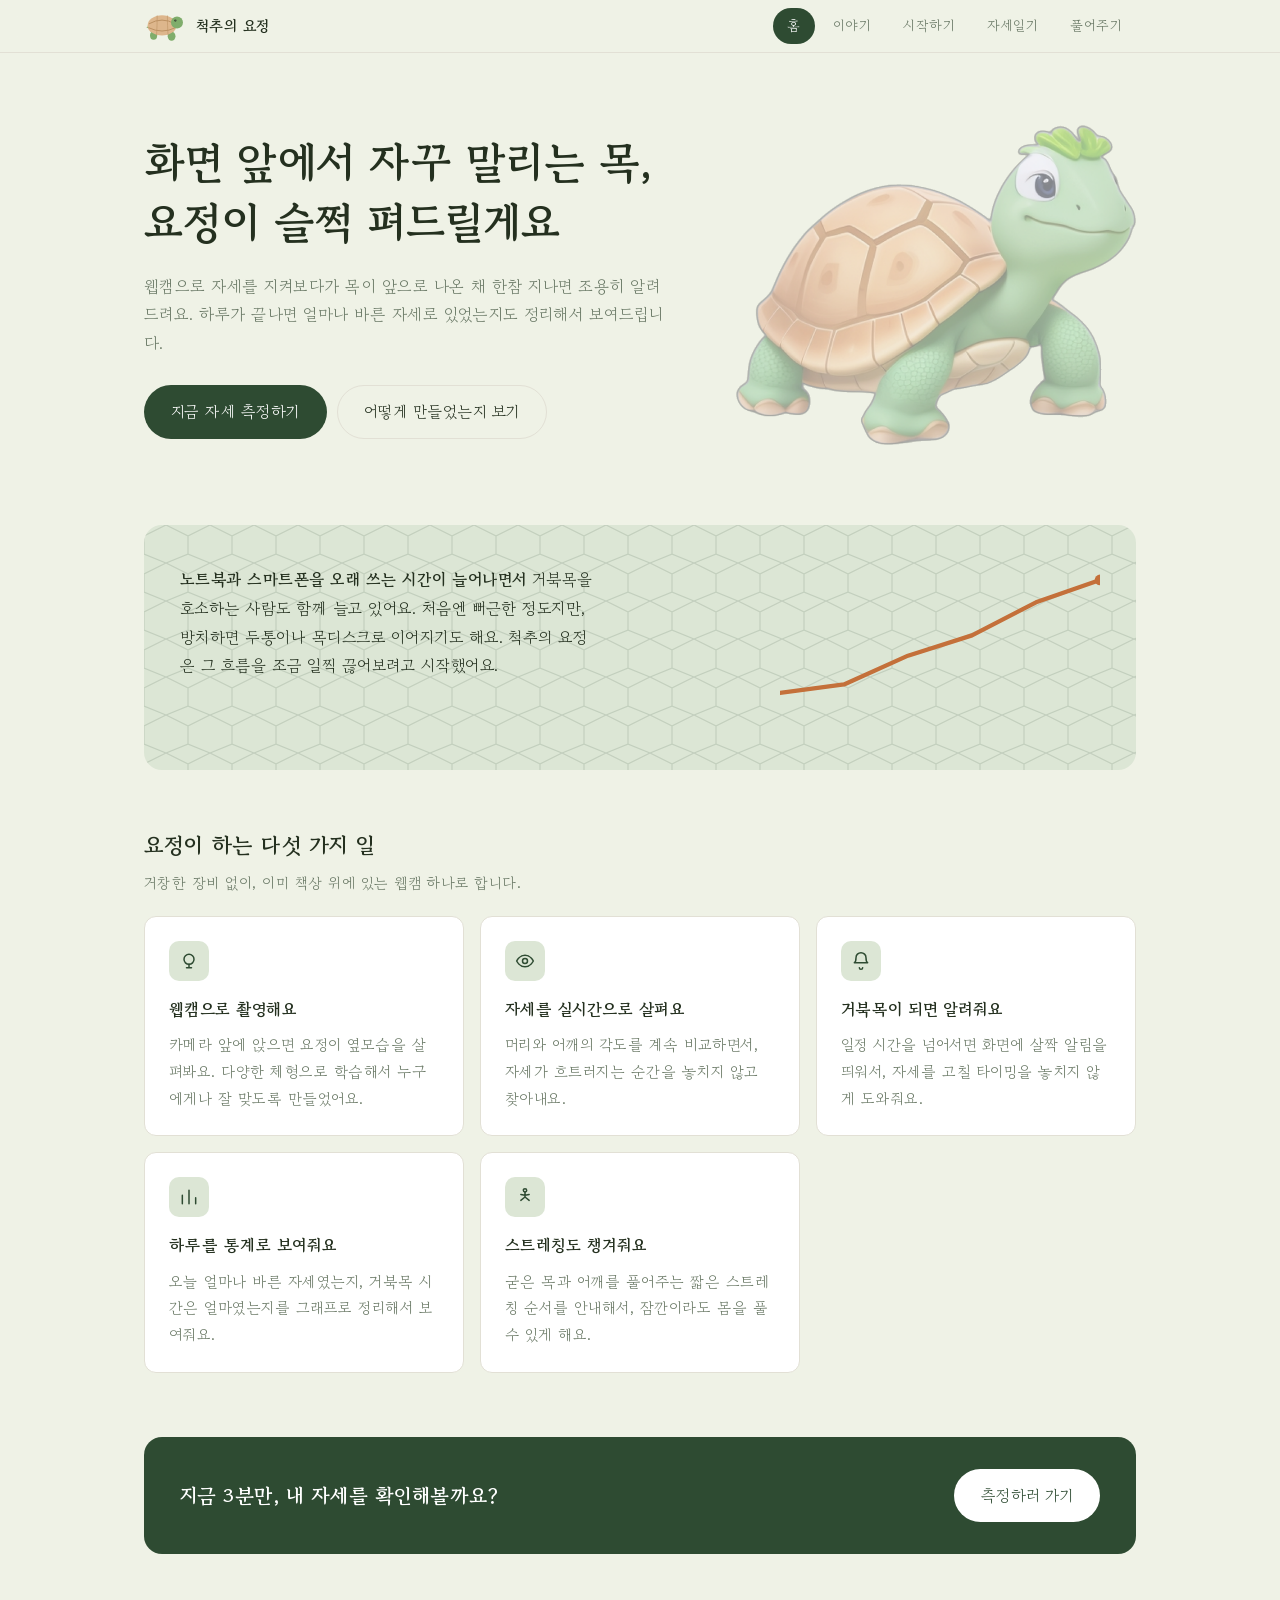
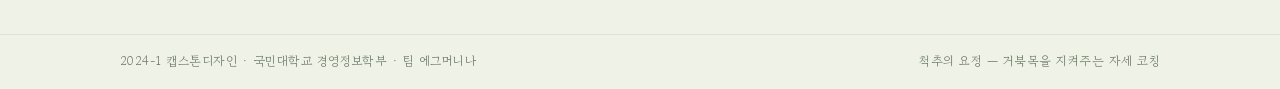
<file: index.html>
<!DOCTYPE html>
<html lang="ko">
<head>
    <meta charset="UTF-8">
    <meta name="viewport" content="width=device-width, initial-scale=1.0">
    <title>척추의 요정</title>
    <link rel="stylesheet" href="style.css?v=2">
    <style>
        .hero {
            display: grid;
            grid-template-columns: 1fr minmax(0, 400px);
            gap: 36px;
            align-items: center;
            padding: 72px 0 24px;
        }
        .hero h1 {
            font-weight: 700;
            font-size: clamp(1.9rem, 4.2vw, 2.7rem);
            line-height: 1.4;
            margin: 0 0 20px;
        }
        .hero .lead { margin-bottom: 28px; }
        .hero-turtle { width: 100%; height: auto; display: block; }
        .cta {
            margin-top: 64px;
            background: var(--primary);
            color: #fff;
            border-radius: var(--radius-lg);
            padding: 32px 36px;
            display: flex;
            justify-content: space-between;
            align-items: center;
            gap: 20px;
            flex-wrap: wrap;
        }
        .cta p { margin: 0; font-size: 1.25rem; font-weight: 700; }
        .cta .btn { background: #fff; color: var(--primary); }
        .cta .btn:hover { background: var(--sage); }
        @media (max-width: 760px) {
            .hero { grid-template-columns: 1fr; gap: 28px; padding-top: 36px; }
            .cta { padding: 24px; }
        }
    </style>
</head>
<body>
    <header class="site-header">
        <div class="inner">
            <a class="brand" href="index.html"><svg viewBox="0 0 70 50" aria-hidden="true"><path d="M4 27 Q10 22 15 27 Q10 31 4 27 Z" fill="#7FAD6B"/><ellipse cx="16" cy="41" rx="6" ry="7" fill="#7FAD6B"/><ellipse cx="46" cy="42" rx="6.5" ry="7.5" fill="#7FAD6B"/><ellipse cx="30" cy="24" rx="24" ry="17" fill="#DDB68C"/><path d="M9 21 Q30 9 51 21" fill="none" stroke="#B98F60" stroke-width="1.6" stroke-linecap="round"/><path d="M8 28 Q30 39 52 28" fill="none" stroke="#B98F60" stroke-width="1.6" stroke-linecap="round"/><path d="M22 8 Q22 24 21 40" fill="none" stroke="#B98F60" stroke-width="1.3" stroke-linecap="round" opacity="0.7"/><path d="M39 8 Q39 24 40 40" fill="none" stroke="#B98F60" stroke-width="1.3" stroke-linecap="round" opacity="0.7"/><circle cx="55" cy="19" r="10" fill="#7FAD6B"/><circle cx="52.3" cy="15.8" r="1.8" fill="#1c2617"/><circle cx="52.9" cy="15.1" r="0.6" fill="#fff"/></svg> 척추의 요정</a>
            <nav class="site-nav">
                <ul>
                    <li class="current"><a href="index.html">홈</a></li>
                    <li><a href="about.html">이야기</a></li>
                    <li><a href="posture.html">시작하기</a></li>
                    <li><a href="statics.html">자세일기</a></li>
                    <li><a href="reels.html">풀어주기</a></li>
                </ul>
            </nav>
        </div>
    </header>

    <main class="page" style="padding-top:0">
        <div class="hero">
            <div>
                <h1>화면 앞에서 자꾸 말리는 목,<br>요정이 슬쩍 펴드릴게요</h1>
                <p class="lead">웹캠으로 자세를 지켜보다가 목이 앞으로 나온 채 한참 지나면 조용히 알려드려요. 하루가 끝나면 얼마나 바른 자세로 있었는지도 정리해서 보여드립니다.</p>
                <div class="btn-row">
                    <a class="btn" href="posture.html">지금 자세 측정하기</a>
                    <a class="btn ghost" href="about.html">어떻게 만들었는지 보기</a>
                </div>
            </div>
            <img class="hero-turtle" src="images/turtle-nukki.png" alt="척추의 요정 마스코트 거북이">
        </div>

        <section class="trend-banner">
            <svg class="trend-chart" viewBox="0 0 300 140" preserveAspectRatio="none" aria-hidden="true">
                <polyline points="0,120 60,112 120,85 180,66 240,35 300,14" fill="none" stroke="#C4703A" stroke-width="4" stroke-linecap="round" stroke-linejoin="round"/>
                <circle cx="300" cy="14" r="5" fill="#C4703A"/>
            </svg>
            <p><strong>노트북과 스마트폰을 오래 쓰는 시간이 늘어나면서</strong> 거북목을 호소하는 사람도 함께 늘고 있어요. 처음엔 뻐근한 정도지만, 방치하면 두통이나 목디스크로 이어지기도 해요. 척추의 요정은 그 흐름을 조금 일찍 끊어보려고 시작했어요.</p>
        </section>

        <section>
            <h2>요정이 하는 다섯 가지 일</h2>
            <p class="sub">거창한 장비 없이, 이미 책상 위에 있는 웹캠 하나로 합니다.</p>
            <div class="card-grid">
                <div class="card">
                    <div class="feature-icon"><svg viewBox="0 0 24 24" fill="none" stroke="currentColor" stroke-width="1.8" stroke-linecap="round" stroke-linejoin="round"><circle cx="12" cy="10" r="6"/><path d="M9 20h6M12 16v4"/></svg></div>
                    <h3>웹캠으로 촬영해요</h3>
                    <p>카메라 앞에 앉으면 요정이 옆모습을 살펴봐요. 다양한 체형으로 학습해서 누구에게나 잘 맞도록 만들었어요.</p>
                </div>
                <div class="card">
                    <div class="feature-icon"><svg viewBox="0 0 24 24" fill="none" stroke="currentColor" stroke-width="1.8" stroke-linecap="round" stroke-linejoin="round"><path d="M2 12s3.6-7 10-7 10 7 10 7-3.6 7-10 7-10-7-10-7Z"/><circle cx="12" cy="12" r="3"/></svg></div>
                    <h3>자세를 실시간으로 살펴요</h3>
                    <p>머리와 어깨의 각도를 계속 비교하면서, 자세가 흐트러지는 순간을 놓치지 않고 찾아내요.</p>
                </div>
                <div class="card">
                    <div class="feature-icon"><svg viewBox="0 0 24 24" fill="none" stroke="currentColor" stroke-width="1.8" stroke-linecap="round" stroke-linejoin="round"><path d="M6 8a6 6 0 0 1 12 0c0 5 2 6 2 6H4s2-1 2-6Z"/><path d="M10 20a2 2 0 0 0 4 0"/></svg></div>
                    <h3>거북목이 되면 알려줘요</h3>
                    <p>일정 시간을 넘어서면 화면에 살짝 알림을 띄워서, 자세를 고칠 타이밍을 놓치지 않게 도와줘요.</p>
                </div>
                <div class="card">
                    <div class="feature-icon"><svg viewBox="0 0 24 24" fill="none" stroke="currentColor" stroke-width="1.8" stroke-linecap="round" stroke-linejoin="round"><path d="M4 20V10M12 20V4M20 20v-7"/></svg></div>
                    <h3>하루를 통계로 보여줘요</h3>
                    <p>오늘 얼마나 바른 자세였는지, 거북목 시간은 얼마였는지를 그래프로 정리해서 보여줘요.</p>
                </div>
                <div class="card">
                    <div class="feature-icon"><svg viewBox="0 0 24 24" fill="none" stroke="currentColor" stroke-width="1.8" stroke-linecap="round" stroke-linejoin="round"><circle cx="12" cy="4" r="2"/><path d="M12 6v6M12 12l-5 4M12 12l5 4M7 9l5 1 5-1"/></svg></div>
                    <h3>스트레칭도 챙겨줘요</h3>
                    <p>굳은 목과 어깨를 풀어주는 짧은 스트레칭 순서를 안내해서, 잠깐이라도 몸을 풀 수 있게 해요.</p>
                </div>
            </div>
        </section>

        <div class="cta">
            <p>지금 3분만, 내 자세를 확인해볼까요?</p>
            <a class="btn" href="posture.html">측정하러 가기</a>
        </div>
    </main>

    <footer class="site-footer">
        <div class="inner">
            <span>2024-1 캡스톤디자인 · 국민대학교 경영정보학부 · 팀 에그머니나</span>
            <span>척추의 요정 — 거북목을 지켜주는 자세 코칭</span>
        </div>
    </footer>
</body>
</html>
</file>
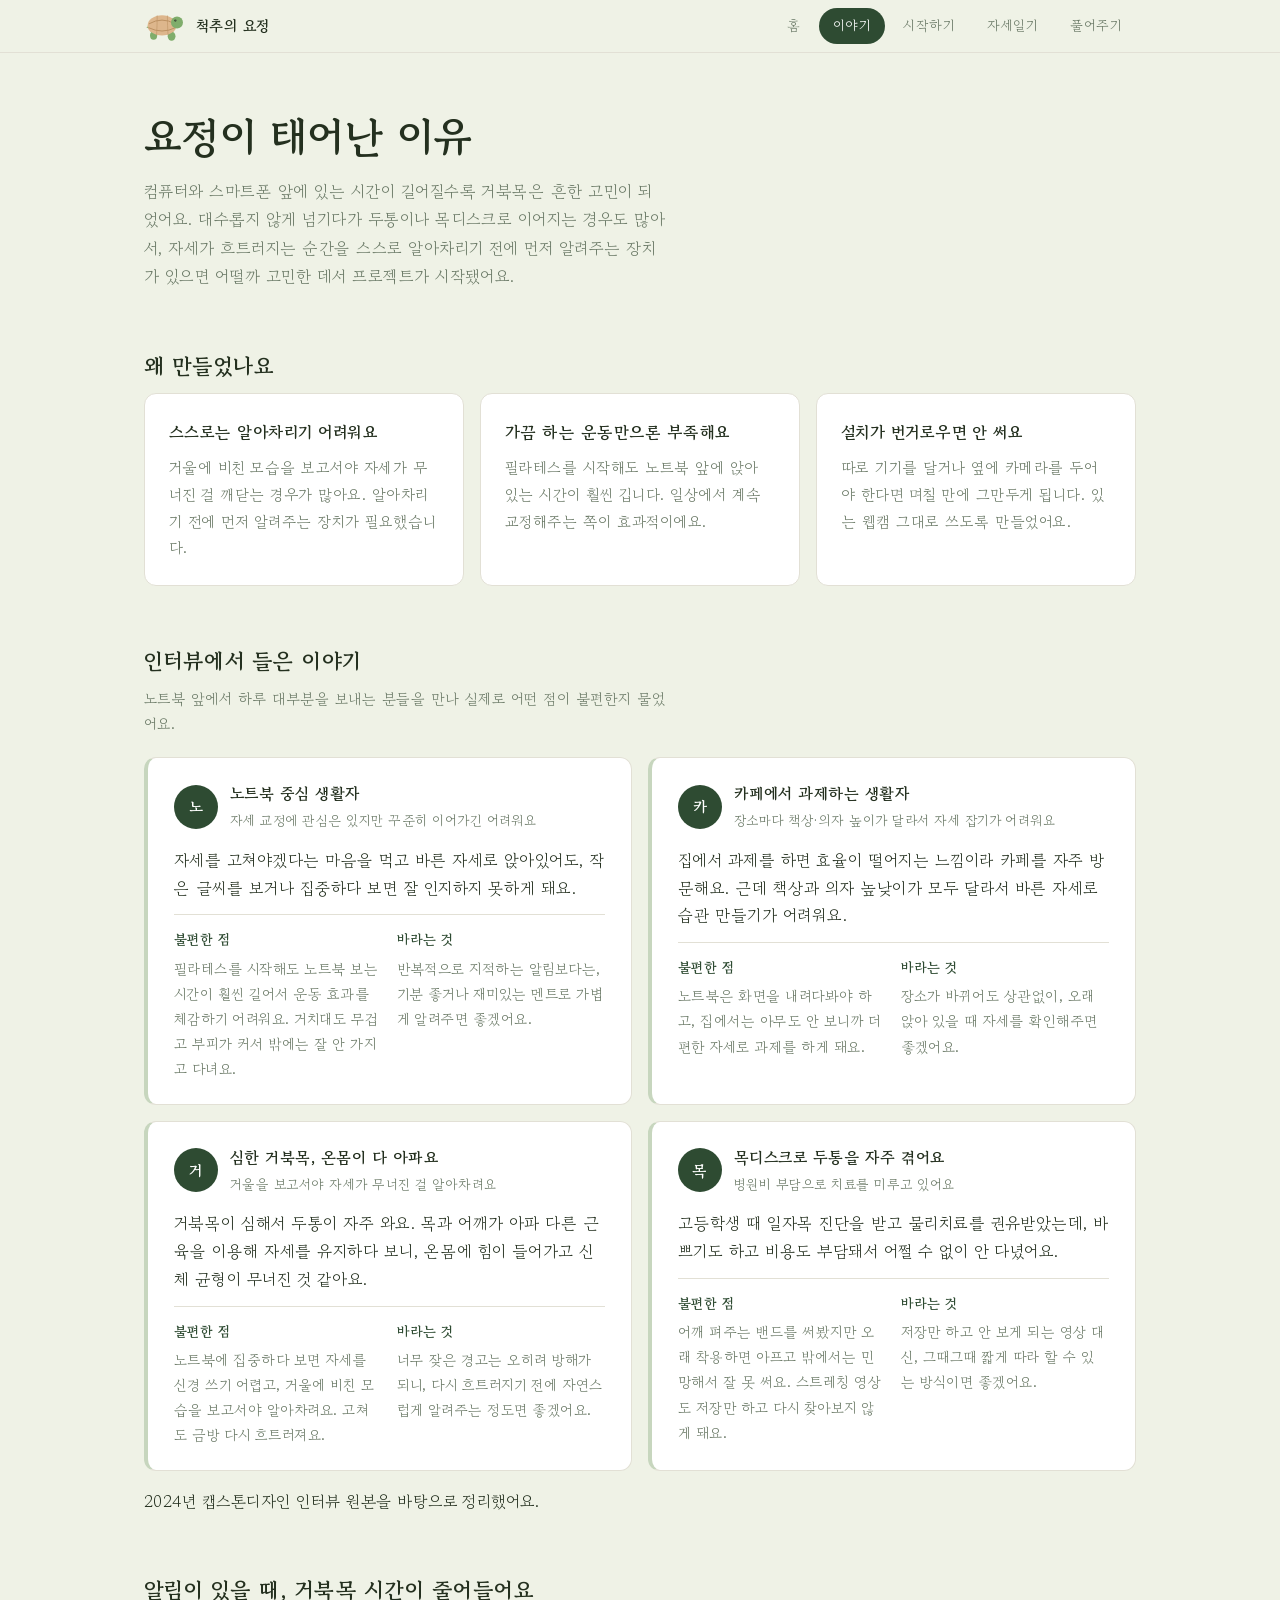
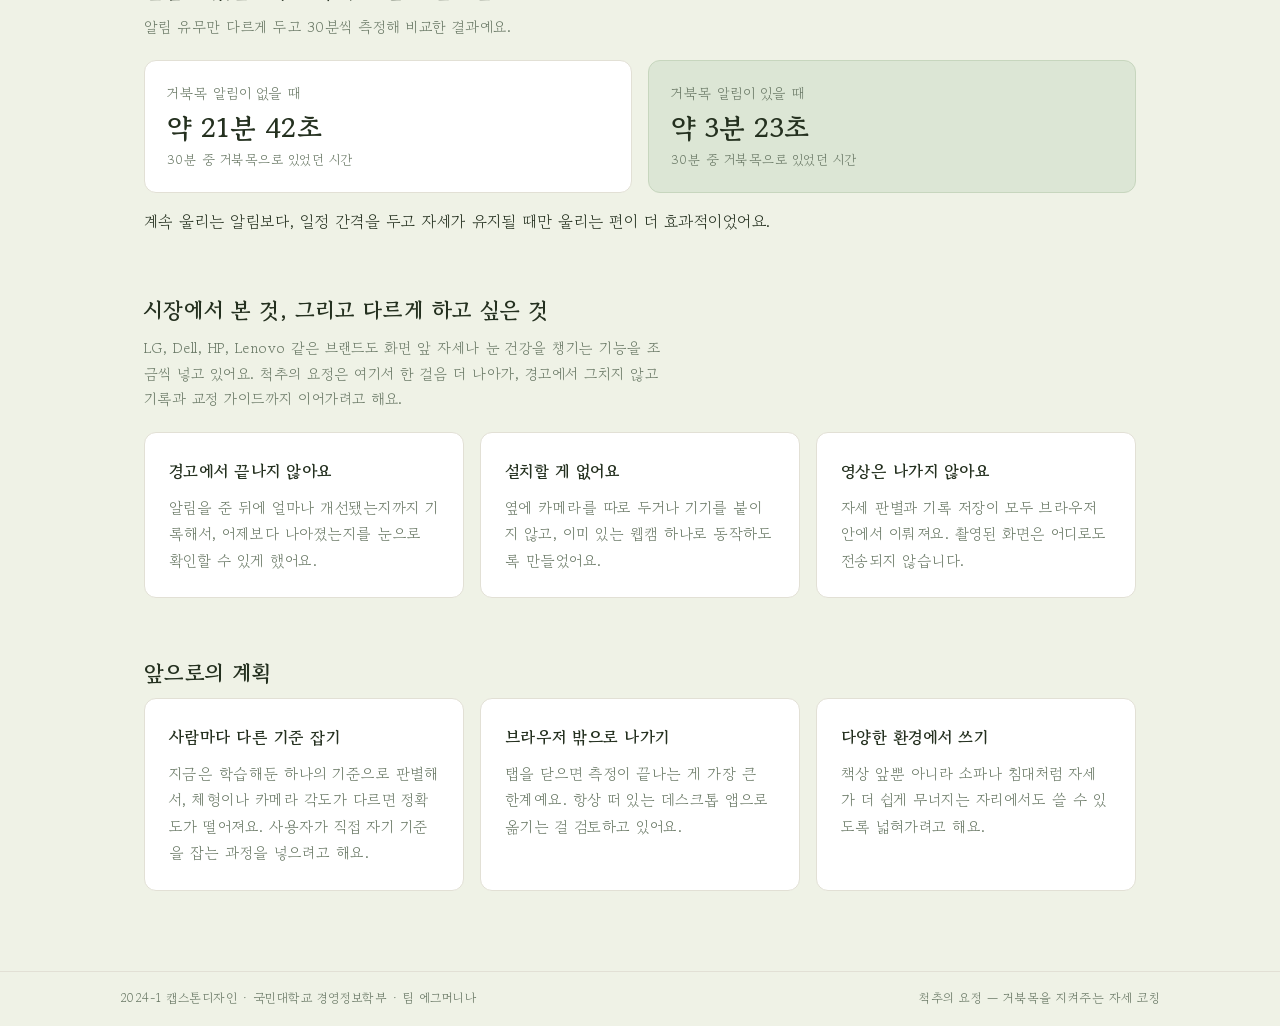
<file: about.html>
<!DOCTYPE html>
<html lang="ko">
<head>
    <meta charset="UTF-8">
    <meta name="viewport" content="width=device-width, initial-scale=1.0">
    <title>소개 · 척추의 요정</title>
    <link rel="stylesheet" href="style.css?v=2">
    <style>
        .quote {
            background: var(--surface);
            border: 1px solid var(--line);
            border-left: 4px solid var(--sage-deep);
            border-radius: var(--radius);
            padding: 22px 26px;
        }
        .quote blockquote {
            margin: 0;
            font-size: 1.02rem;
            font-weight: 500;
            line-height: 1.7;
        }

        .compare {
            display: grid;
            grid-template-columns: 1fr 1fr;
            gap: 16px;
        }
        .compare .stat.highlight { background: var(--sage); border-color: var(--sage-deep); }
        @media (max-width: 620px) { .compare { grid-template-columns: 1fr; } }
    </style>
</head>
<body>
    <header class="site-header">
        <div class="inner">
            <a class="brand" href="index.html"><svg viewBox="0 0 70 50" aria-hidden="true"><path d="M4 27 Q10 22 15 27 Q10 31 4 27 Z" fill="#7FAD6B"/><ellipse cx="16" cy="41" rx="6" ry="7" fill="#7FAD6B"/><ellipse cx="46" cy="42" rx="6.5" ry="7.5" fill="#7FAD6B"/><ellipse cx="30" cy="24" rx="24" ry="17" fill="#DDB68C"/><path d="M9 21 Q30 9 51 21" fill="none" stroke="#B98F60" stroke-width="1.6" stroke-linecap="round"/><path d="M8 28 Q30 39 52 28" fill="none" stroke="#B98F60" stroke-width="1.6" stroke-linecap="round"/><path d="M22 8 Q22 24 21 40" fill="none" stroke="#B98F60" stroke-width="1.3" stroke-linecap="round" opacity="0.7"/><path d="M39 8 Q39 24 40 40" fill="none" stroke="#B98F60" stroke-width="1.3" stroke-linecap="round" opacity="0.7"/><circle cx="55" cy="19" r="10" fill="#7FAD6B"/><circle cx="52.3" cy="15.8" r="1.8" fill="#1c2617"/><circle cx="52.9" cy="15.1" r="0.6" fill="#fff"/></svg> 척추의 요정</a>
            <nav class="site-nav">
                <ul>
                    <li><a href="index.html">홈</a></li>
                    <li class="current"><a href="about.html">이야기</a></li>
                    <li><a href="posture.html">시작하기</a></li>
                    <li><a href="statics.html">자세일기</a></li>
                    <li><a href="reels.html">풀어주기</a></li>
                </ul>
            </nav>
        </div>
    </header>

    <main class="page">
        <div class="page-head">
            <h1>요정이 태어난 이유</h1>
            <p class="lead">컴퓨터와 스마트폰 앞에 있는 시간이 길어질수록 거북목은 흔한 고민이 되었어요. 대수롭지 않게 넘기다가 두통이나 목디스크로 이어지는 경우도 많아서, 자세가 흐트러지는 순간을 스스로 알아차리기 전에 먼저 알려주는 장치가 있으면 어떨까 고민한 데서 프로젝트가 시작됐어요.</p>
        </div>

        <section>
            <h2>왜 만들었나요</h2>
            <div class="card-grid" style="margin-top:8px">
                <div class="card">
                    <h3>스스로는 알아차리기 어려워요</h3>
                    <p>거울에 비친 모습을 보고서야 자세가 무너진 걸 깨닫는 경우가 많아요. 알아차리기 전에 먼저 알려주는 장치가 필요했습니다.</p>
                </div>
                <div class="card">
                    <h3>가끔 하는 운동만으론 부족해요</h3>
                    <p>필라테스를 시작해도 노트북 앞에 앉아 있는 시간이 훨씬 깁니다. 일상에서 계속 교정해주는 쪽이 효과적이에요.</p>
                </div>
                <div class="card">
                    <h3>설치가 번거로우면 안 써요</h3>
                    <p>따로 기기를 달거나 옆에 카메라를 두어야 한다면 며칠 만에 그만두게 됩니다. 있는 웹캠 그대로 쓰도록 만들었어요.</p>
                </div>
            </div>
        </section>

        <section>
            <h2>인터뷰에서 들은 이야기</h2>
            <p class="sub">노트북 앞에서 하루 대부분을 보내는 분들을 만나 실제로 어떤 점이 불편한지 물었어요.</p>

            <div class="card-grid interview-grid">
                <div class="quote">
                    <div class="interview-head">
                        <div class="avatar-circle">노</div>
                        <div>
                            <p class="name">노트북 중심 생활자</p>
                            <p class="tag">자세 교정에 관심은 있지만 꾸준히 이어가긴 어려워요</p>
                        </div>
                    </div>
                    <blockquote>자세를 고쳐야겠다는 마음을 먹고 바른 자세로 앉아있어도, 작은 글씨를 보거나 집중하다 보면 잘 인지하지 못하게 돼요.</blockquote>
                    <div class="interview-cols">
                        <div>
                            <h4>불편한 점</h4>
                            <p>필라테스를 시작해도 노트북 보는 시간이 훨씬 길어서 운동 효과를 체감하기 어려워요. 거치대도 무겁고 부피가 커서 밖에는 잘 안 가지고 다녀요.</p>
                        </div>
                        <div>
                            <h4>바라는 것</h4>
                            <p>반복적으로 지적하는 알림보다는, 기분 좋거나 재미있는 멘트로 가볍게 알려주면 좋겠어요.</p>
                        </div>
                    </div>
                </div>
                <div class="quote">
                    <div class="interview-head">
                        <div class="avatar-circle">카</div>
                        <div>
                            <p class="name">카페에서 과제하는 생활자</p>
                            <p class="tag">장소마다 책상·의자 높이가 달라서 자세 잡기가 어려워요</p>
                        </div>
                    </div>
                    <blockquote>집에서 과제를 하면 효율이 떨어지는 느낌이라 카페를 자주 방문해요. 근데 책상과 의자 높낮이가 모두 달라서 바른 자세로 습관 만들기가 어려워요.</blockquote>
                    <div class="interview-cols">
                        <div>
                            <h4>불편한 점</h4>
                            <p>노트북은 화면을 내려다봐야 하고, 집에서는 아무도 안 보니까 더 편한 자세로 과제를 하게 돼요.</p>
                        </div>
                        <div>
                            <h4>바라는 것</h4>
                            <p>장소가 바뀌어도 상관없이, 오래 앉아 있을 때 자세를 확인해주면 좋겠어요.</p>
                        </div>
                    </div>
                </div>
                <div class="quote">
                    <div class="interview-head">
                        <div class="avatar-circle">거</div>
                        <div>
                            <p class="name">심한 거북목, 온몸이 다 아파요</p>
                            <p class="tag">거울을 보고서야 자세가 무너진 걸 알아차려요</p>
                        </div>
                    </div>
                    <blockquote>거북목이 심해서 두통이 자주 와요. 목과 어깨가 아파 다른 근육을 이용해 자세를 유지하다 보니, 온몸에 힘이 들어가고 신체 균형이 무너진 것 같아요.</blockquote>
                    <div class="interview-cols">
                        <div>
                            <h4>불편한 점</h4>
                            <p>노트북에 집중하다 보면 자세를 신경 쓰기 어렵고, 거울에 비친 모습을 보고서야 알아차려요. 고쳐도 금방 다시 흐트러져요.</p>
                        </div>
                        <div>
                            <h4>바라는 것</h4>
                            <p>너무 잦은 경고는 오히려 방해가 되니, 다시 흐트러지기 전에 자연스럽게 알려주는 정도면 좋겠어요.</p>
                        </div>
                    </div>
                </div>
                <div class="quote">
                    <div class="interview-head">
                        <div class="avatar-circle">목</div>
                        <div>
                            <p class="name">목디스크로 두통을 자주 겪어요</p>
                            <p class="tag">병원비 부담으로 치료를 미루고 있어요</p>
                        </div>
                    </div>
                    <blockquote>고등학생 때 일자목 진단을 받고 물리치료를 권유받았는데, 바쁘기도 하고 비용도 부담돼서 어쩔 수 없이 안 다녔어요.</blockquote>
                    <div class="interview-cols">
                        <div>
                            <h4>불편한 점</h4>
                            <p>어깨 펴주는 밴드를 써봤지만 오래 착용하면 아프고 밖에서는 민망해서 잘 못 써요. 스트레칭 영상도 저장만 하고 다시 찾아보지 않게 돼요.</p>
                        </div>
                        <div>
                            <h4>바라는 것</h4>
                            <p>저장만 하고 안 보게 되는 영상 대신, 그때그때 짧게 따라 할 수 있는 방식이면 좋겠어요.</p>
                        </div>
                    </div>
                </div>
            </div>

            <p class="sub" style="margin-top:16px">2024년 캡스톤디자인 인터뷰 원본을 바탕으로 정리했어요.</p>
        </section>

        <section>
            <h2>알림이 있을 때, 거북목 시간이 줄어들어요</h2>
            <p class="sub">알림 유무만 다르게 두고 30분씩 측정해 비교한 결과예요.</p>
            <div class="compare">
                <div class="stat">
                    <p class="label">거북목 알림이 없을 때</p>
                    <p class="value">약 21분 42초</p>
                    <p class="note">30분 중 거북목으로 있었던 시간</p>
                </div>
                <div class="stat highlight">
                    <p class="label">거북목 알림이 있을 때</p>
                    <p class="value">약 3분 23초</p>
                    <p class="note">30분 중 거북목으로 있었던 시간</p>
                </div>
            </div>
            <p class="sub" style="margin-top:14px">계속 울리는 알림보다, 일정 간격을 두고 자세가 유지될 때만 울리는 편이 더 효과적이었어요.</p>
        </section>

        <section>
            <h2>시장에서 본 것, 그리고 다르게 하고 싶은 것</h2>
            <p class="sub">LG, Dell, HP, Lenovo 같은 브랜드도 화면 앞 자세나 눈 건강을 챙기는 기능을 조금씩 넣고 있어요. 척추의 요정은 여기서 한 걸음 더 나아가, 경고에서 그치지 않고 기록과 교정 가이드까지 이어가려고 해요.</p>
            <div class="card-grid">
                <div class="card">
                    <h3>경고에서 끝나지 않아요</h3>
                    <p>알림을 준 뒤에 얼마나 개선됐는지까지 기록해서, 어제보다 나아졌는지를 눈으로 확인할 수 있게 했어요.</p>
                </div>
                <div class="card">
                    <h3>설치할 게 없어요</h3>
                    <p>옆에 카메라를 따로 두거나 기기를 붙이지 않고, 이미 있는 웹캠 하나로 동작하도록 만들었어요.</p>
                </div>
                <div class="card">
                    <h3>영상은 나가지 않아요</h3>
                    <p>자세 판별과 기록 저장이 모두 브라우저 안에서 이뤄져요. 촬영된 화면은 어디로도 전송되지 않습니다.</p>
                </div>
            </div>
        </section>

        <section>
            <h2>앞으로의 계획</h2>
            <div class="card-grid">
                <div class="card">
                    <h3>사람마다 다른 기준 잡기</h3>
                    <p>지금은 학습해둔 하나의 기준으로 판별해서, 체형이나 카메라 각도가 다르면 정확도가 떨어져요. 사용자가 직접 자기 기준을 잡는 과정을 넣으려고 해요.</p>
                </div>
                <div class="card">
                    <h3>브라우저 밖으로 나가기</h3>
                    <p>탭을 닫으면 측정이 끝나는 게 가장 큰 한계예요. 항상 떠 있는 데스크톱 앱으로 옮기는 걸 검토하고 있어요.</p>
                </div>
                <div class="card">
                    <h3>다양한 환경에서 쓰기</h3>
                    <p>책상 앞뿐 아니라 소파나 침대처럼 자세가 더 쉽게 무너지는 자리에서도 쓸 수 있도록 넓혀가려고 해요.</p>
                </div>
            </div>
        </section>
    </main>

    <footer class="site-footer">
        <div class="inner">
            <span>2024-1 캡스톤디자인 · 국민대학교 경영정보학부 · 팀 에그머니나</span>
            <span>척추의 요정 — 거북목을 지켜주는 자세 코칭</span>
        </div>
    </footer>
</body>
</html>
</file>
<file: style.css>
/* 척추의 요정 — 공통 스타일
 * 2024년 버전은 헤더·네비 CSS가 네 파일에 복붙되어 있어 한 곳을 고치려면
 * 네 군데를 고쳐야 했다. 이 파일 하나로 합친다. */

/* 고운바탕(Gowun Batang). 구글 폰트, OFL 라이선스라 상업적 사용과 재배포가 자유롭다.
 * 명조체 계열이라 400(본문)/700(강조·제목) 두 굵기만 제공한다. */
@import url("https://fonts.googleapis.com/css2?family=Gowun+Batang:wght@400;700&display=swap");

:root {
    --bg: #EFF2E6;
    --surface: #FFFFFF;
    --ink: #24301F;
    --ink-soft: #6B7A67;
    --line: #E2E0D5;

    --primary: #2E4B32;
    --primary-hover: #243B27;
    --sage: #DCE6D5;
    --sage-deep: #C7D6BE;

    /* 상태색. 테라코타는 거북목에만 쓴다. 장식으로는 쓰지 않는다. */
    --good: #6A9A5B;
    --bad: #C4703A;
    --bad-soft: #F6E7DA;

    --radius: 12px;
    --radius-lg: 18px;
    --shell: 1040px;
}

* { box-sizing: border-box; }

body {
    margin: 0;
    font-family: 'Gowun Batang', 'Nanum Myeongjo', Georgia, serif;
    font-weight: 400;
    background: var(--bg);
    color: var(--ink);
    line-height: 1.75;
    letter-spacing: 0.03em;
    -webkit-font-smoothing: antialiased;
}

/* ---------- 헤더 ---------- */

.site-header {
    position: sticky;
    top: 0;
    z-index: 100;
    background: rgba(239, 242, 230, 0.92);
    backdrop-filter: blur(8px);
    border-bottom: 1px solid var(--line);
}
.site-header .inner {
    max-width: var(--shell);
    margin: 0 auto;
    padding: 8px 24px;
    display: flex;
    align-items: center;
    justify-content: space-between;
    gap: 16px;
}
.brand {
    display: flex;
    align-items: center;
    gap: 10px;
    text-decoration: none;
    color: var(--ink);
    font-weight: 700;
    font-size: 0.92rem;
}
.brand svg { height: 30px; width: auto; display: block; }

.site-nav ul {
    list-style: none;
    display: flex;
    gap: 4px;
    margin: 0;
    padding: 0;
}
.site-nav a {
    display: block;
    padding: 6px 14px;
    border-radius: 999px;
    text-decoration: none;
    color: var(--ink-soft);
    font-weight: 500;
    font-size: 0.85rem;
}
.site-nav a:hover { color: var(--ink); background: var(--sage); }
.site-nav li.current a {
    background: var(--primary);
    color: #fff;
}

/* ---------- 페이지 뼈대 ---------- */

.page {
    max-width: var(--shell);
    margin: 0 auto;
    padding: 56px 24px 80px;
}
.page-head { margin-bottom: 40px; }
.page-head h1 {
    font-weight: 700;
    font-size: clamp(1.9rem, 4vw, 2.6rem);
    line-height: 1.3;
    margin: 0 0 14px;
}
.lead {
    color: var(--ink-soft);
    font-size: 1.02rem;
    max-width: 58ch;   /* 글줄이 너무 짧게 끊기지 않도록 */
    margin: 0;
}

section { margin-top: 56px; }
section > h2 {
    font-weight: 700;
    font-size: 1.35rem;
    margin: 0 0 6px;
}
section > h2 + .sub {
    color: var(--ink-soft);
    font-size: 0.92rem;
    margin: 0 0 20px;
    max-width: 58ch;
}

/* ---------- 카드 ---------- */

.card {
    background: var(--surface);
    border: 1px solid var(--line);
    border-radius: var(--radius);
    padding: 24px;
}
.card h3 {
    font-weight: 700;
    font-size: 1.02rem;
    margin: 0 0 8px;
}
.card p { margin: 0; color: var(--ink-soft); font-size: 0.95rem; }

.feature-icon {
    width: 40px;
    height: 40px;
    display: flex;
    align-items: center;
    justify-content: center;
    border-radius: 10px;
    background: var(--sage);
    color: var(--primary);
    margin-bottom: 14px;
}
.feature-icon svg { width: 20px; height: 20px; }

/* ---------- 인터뷰 카드 ---------- */

.avatar-circle {
    width: 44px;
    height: 44px;
    border-radius: 50%;
    background: var(--primary);
    color: #fff;
    display: flex;
    align-items: center;
    justify-content: center;
    font-weight: 700;
    font-size: 0.95rem;
    flex-shrink: 0;
}
.interview-head {
    display: flex;
    align-items: center;
    gap: 12px;
    margin-bottom: 14px;
}
.interview-head .name { margin: 0; font-weight: 700; font-size: 0.98rem; }
.interview-head .tag { margin: 2px 0 0; color: var(--ink-soft); font-size: 0.84rem; }
.interview-cols {
    display: grid;
    grid-template-columns: 1fr 1fr;
    gap: 14px;
    margin-top: 12px;
    padding-top: 12px;
    border-top: 1px solid var(--line);
}
.interview-cols h4 {
    margin: 0 0 4px;
    font-size: 0.86rem;
    font-weight: 700;
    color: var(--primary);
}
.interview-cols p { margin: 0; font-size: 0.9rem; color: var(--ink-soft); }
@media (max-width: 560px) {
    .interview-cols { grid-template-columns: 1fr; }
}

/* ---------- 추이 배너 ---------- */

.trend-banner {
    position: relative;
    background-color: var(--sage);
    background-image: url("data:image/svg+xml,%3Csvg xmlns='http://www.w3.org/2000/svg' width='44' height='38' viewBox='0 0 44 38'%3E%3Cpolygon points='22,0 44,11 44,29 22,38 0,29 0,11' fill='none' stroke='%232E4B32' stroke-opacity='0.15' stroke-width='1.2'/%3E%3C/svg%3E");
    border-radius: var(--radius-lg);
    padding: 40px 36px;
    overflow: hidden;
}
.trend-banner .trend-chart {
    width: min(320px, 55%);
    height: auto;
    float: right;
    margin: 0 0 16px 20px;
}
.trend-banner p {
    margin: 0;
    max-width: 46ch;
    line-height: 1.8;
}
@media (max-width: 620px) {
    .trend-banner .trend-chart { float: none; width: 100%; margin: 0 0 16px; }
}

.card-grid {
    display: grid;
    grid-template-columns: repeat(auto-fit, minmax(250px, 1fr));
    gap: 16px;
}
.interview-grid { grid-template-columns: repeat(2, 1fr); }
@media (max-width: 640px) {
    .interview-grid { grid-template-columns: 1fr; }
}

/* ---------- 버튼 ---------- */

.btn {
    display: inline-flex;
    align-items: center;
    justify-content: center;
    padding: 12px 26px;
    border: 1px solid transparent;
    border-radius: 999px;
    font-family: inherit;
    font-weight: 500;
    font-size: 0.98rem;
    cursor: pointer;
    text-decoration: none;
    background: var(--primary);
    color: #fff;
}
.btn:hover { background: var(--primary-hover); }
.btn.ghost {
    background: transparent;
    color: var(--ink);
    border-color: var(--line);
}
.btn.ghost:hover { background: var(--sage); }
.btn:disabled {
    background: var(--line);
    color: #9a9c90;
    cursor: default;
}
.btn-row { display: flex; gap: 10px; flex-wrap: wrap; }

:focus-visible {
    outline: 2px solid var(--primary);
    outline-offset: 2px;
}

/* ---------- 수치 ---------- */

.stat-grid {
    display: grid;
    grid-template-columns: repeat(auto-fit, minmax(200px, 1fr));
    gap: 16px;
}
.stat {
    background: var(--surface);
    border: 1px solid var(--line);
    border-radius: var(--radius);
    padding: 20px 22px;
}
.stat .label {
    color: var(--ink-soft);
    font-size: 0.88rem;
    margin: 0 0 4px;
}
.stat .value {
    font-weight: 700;
    font-size: 1.7rem;
    margin: 0;
    line-height: 1.3;
}
.stat .note { color: var(--ink-soft); font-size: 0.82rem; margin: 4px 0 0; }

.rows { border-top: 1px solid var(--line); }
.rows .row {
    display: flex;
    justify-content: space-between;
    align-items: center;
    gap: 16px;
    padding: 13px 0;
    border-bottom: 1px solid var(--line);
    font-size: 0.95rem;
}
.rows .row span:last-child { font-weight: 500; }

/* ---------- 상태 배지 ---------- */

.badge {
    display: inline-flex;
    align-items: center;
    gap: 8px;
    padding: 6px 14px;
    border-radius: 999px;
    background: var(--sage);
    color: var(--ink);
    font-size: 0.92rem;
    font-weight: 500;
}
.badge::before {
    content: '';
    width: 8px;
    height: 8px;
    border-radius: 50%;
    background: var(--ink-soft);
}
.badge.good { background: var(--sage); }
.badge.good::before { background: var(--good); }
.badge.bad { background: var(--bad-soft); }
.badge.bad::before { background: var(--bad); }

/* ---------- 설정 ---------- */

.settings {
    display: flex;
    gap: 12px 28px;
    flex-wrap: wrap;
    background: var(--sage);
    border-radius: var(--radius);
    padding: 16px 22px;
    font-size: 0.94rem;
}
.settings select {
    font-family: inherit;
    font-size: 0.94rem;
    font-weight: 500;
    padding: 5px 10px;
    border: 1px solid var(--sage-deep);
    border-radius: 8px;
    background: var(--surface);
    color: var(--primary);
}

/* ---------- 타임라인 ---------- */

.tl-head {
    display: flex;
    justify-content: space-between;
    align-items: center;
    flex-wrap: wrap;
    gap: 10px;
    margin-bottom: 14px;
}
.tl-head h2 { margin: 0; }
.tl-toggle {
    display: inline-flex;
    background: var(--sage);
    border-radius: 999px;
    padding: 3px;
}
.tl-toggle button {
    border: none;
    cursor: pointer;
    font-family: inherit;
    font-size: 0.88rem;
    padding: 5px 16px;
    border-radius: 999px;
    background: transparent;
    color: var(--ink-soft);
}
.tl-toggle button.active { background: var(--surface); color: var(--primary); font-weight: 500; }

#timeline { width: 100%; display: block; }

.tl-row {
    display: flex;
    align-items: center;
    padding: 13px 20px;
    border-radius: var(--radius);
    background: var(--surface);
    border: 1px solid var(--line);
    margin-top: 8px;
}
.tl-dot { width: 10px; height: 10px; border-radius: 50%; margin-right: 12px; }
.tl-value { margin-left: auto; font-weight: 500; font-size: 1.05rem; }

/* ---------- 웹캠 ---------- */

.cam-wrap {
    display: grid;
    grid-template-columns: 1fr 1fr;
    gap: 24px;
    align-items: start;
}
.cam-frame {
    position: relative;
    width: 100%;
    aspect-ratio: 1 / 1;
    border-radius: var(--radius);
    border: 3px solid var(--line);
    background: var(--primary);
    overflow: hidden;
}
.cam-frame.good { border-color: var(--good); }
.cam-frame.bad { border-color: var(--bad); }
.cam-frame canvas {
    position: absolute;
    inset: 0;
    display: block;
    width: 100%;
    height: 100%;
}
.cam-placeholder {
    position: absolute;
    inset: 0;
    display: flex;
    flex-direction: column;
    align-items: center;
    justify-content: center;
    gap: 12px;
    color: rgba(255, 255, 255, 0.6);
    text-align: center;
    padding: 24px;
}
.cam-placeholder svg { width: 40px; height: 40px; }
.cam-placeholder p { margin: 0; font-size: 0.92rem; max-width: 24ch; }
#label-container {
    margin-top: 10px;
    font-size: 0.8rem;
    color: #9a9c90;
}
@media (max-width: 760px) {
    .cam-wrap { grid-template-columns: 1fr; }
}

/* ---------- 알림 오버레이 ---------- */

#alert-overlay {
    position: fixed;
    inset: 0;
    background: rgba(36, 48, 31, 0.55);
    display: none;
    align-items: center;
    justify-content: center;
    padding: 24px;
    z-index: 3000;
}
#alert-overlay.show { display: flex; }
.alert-box {
    background: var(--surface);
    border-radius: var(--radius-lg);
    padding: 34px 40px;
    max-width: 420px;
    text-align: center;
    border-top: 6px solid var(--bad);
}
.alert-box h2 { margin: 0 0 10px; font-size: 1.4rem; color: var(--bad); font-weight: 700; }
.alert-box p { margin: 0 0 6px; color: var(--ink-soft); }
.alert-box .hint { font-size: 0.86rem; margin-bottom: 20px; }

/* ---------- 푸터 ---------- */

.site-footer {
    border-top: 1px solid var(--line);
    padding: 16px 24px;
    color: var(--ink-soft);
    font-size: 0.78rem;
}
.site-footer .inner {
    max-width: var(--shell);
    margin: 0 auto;
    display: flex;
    justify-content: space-between;
    gap: 12px;
    flex-wrap: wrap;
}

/* ---------- 좁은 화면 ---------- */

@media (max-width: 760px) {
    .site-header .inner {
        flex-direction: column;
        align-items: flex-start;
        gap: 10px;
        padding: 12px 18px;
    }
    .site-nav { width: 100%; overflow-x: auto; }
    .site-nav ul { flex-wrap: nowrap; }
    .site-nav a { padding: 6px 13px; font-size: 0.9rem; white-space: nowrap; }
    .page { padding: 36px 18px 60px; }
    section { margin-top: 40px; }
}

@media (prefers-reduced-motion: reduce) {
    * { transition: none !important; }
}
</file>
